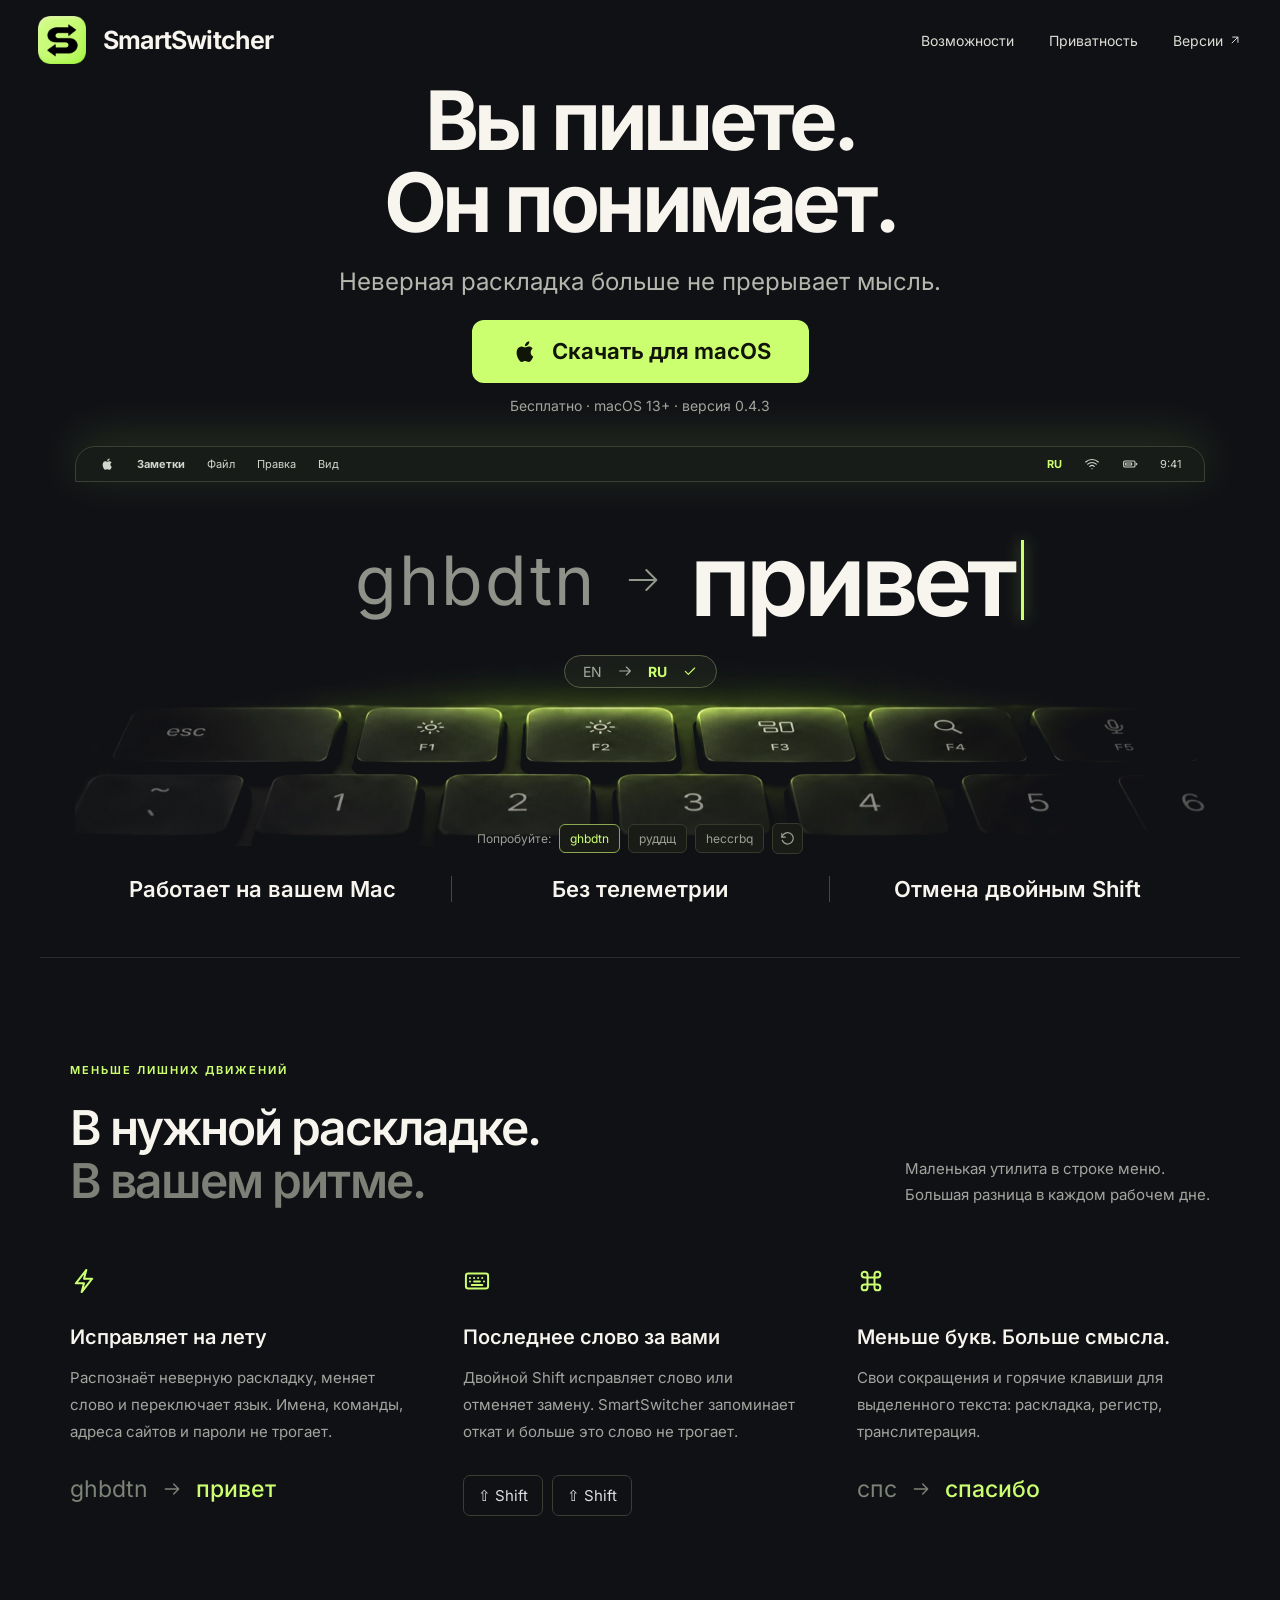
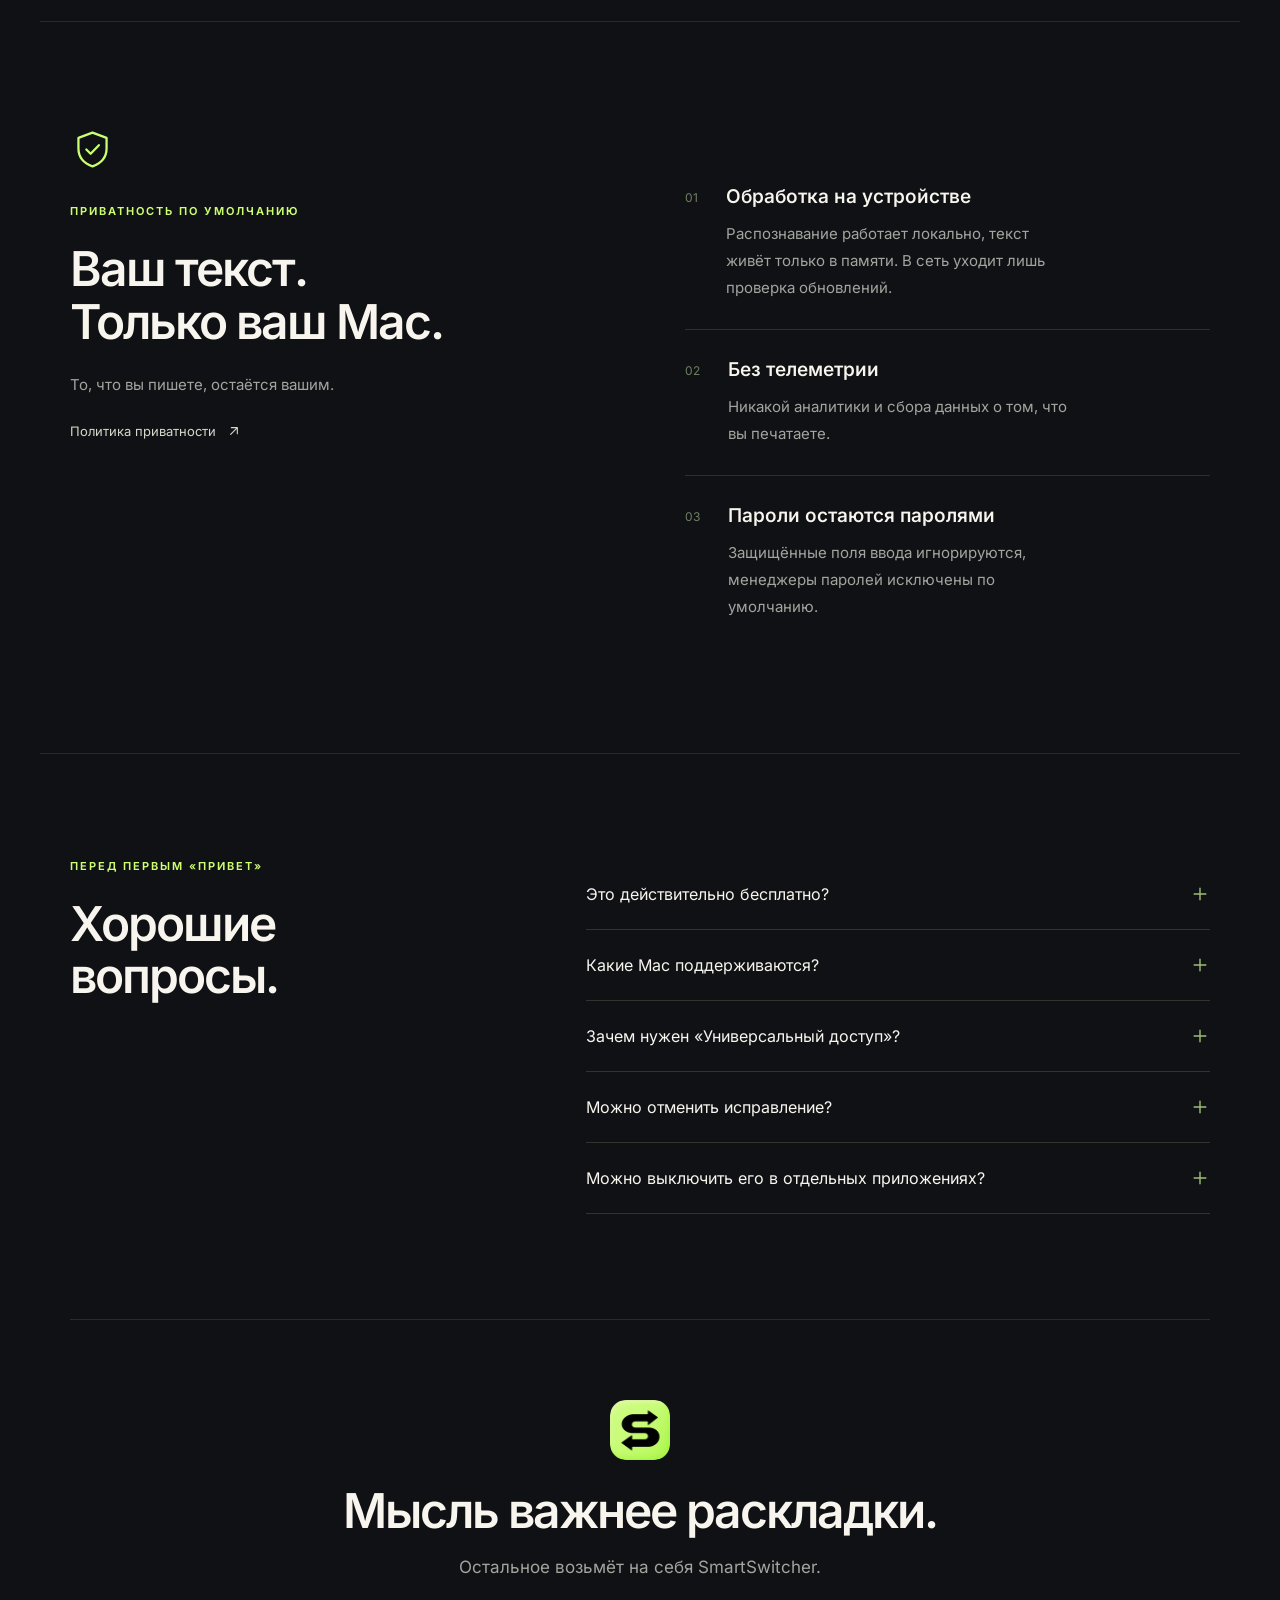
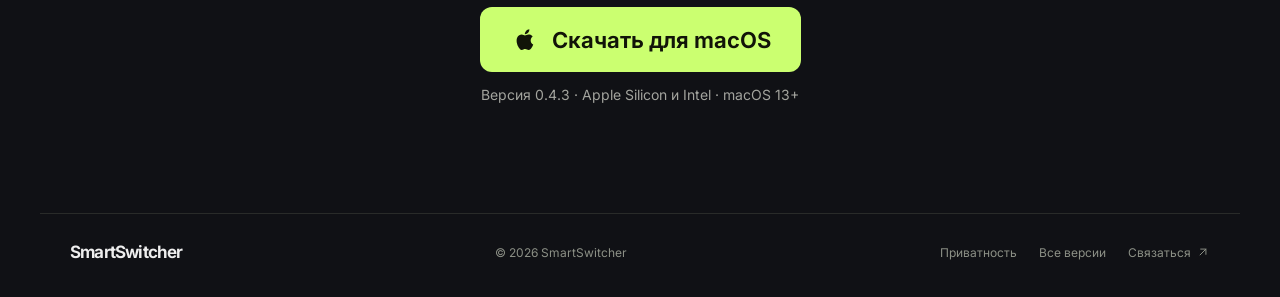
<file: index.html>
<!DOCTYPE html>
<html lang="ru">
<head>
  <meta charset="UTF-8"><meta name="viewport" content="width=device-width, initial-scale=1">
  <meta name="theme-color" content="#101115">
  <meta name="description" content="SmartSwitcher исправляет текст, набранный в неверной раскладке: ghbdtn → привет. Нативно для macOS, бесплатно, без телеметрии.">
  <meta property="og:title" content="SmartSwitcher — вы пишете, он понимает">
  <meta property="og:description" content="Неверная раскладка больше не прерывает мысль. Бесплатно для macOS 13+.">
  <meta property="og:url" content="https://smartswitcher.app/">
  <title>SmartSwitcher — вы пишете, он понимает</title>
  <link rel="icon" href="assets/favicon-32.png" sizes="32x32" type="image/png"><link rel="icon" href="assets/favicon-64.png" sizes="64x64" type="image/png"><link rel="apple-touch-icon" href="assets/apple-touch-icon.png">
  <link rel="preload" href="assets/inter-cyrillic.woff2" as="font" type="font/woff2" crossorigin>
  <link rel="stylesheet" href="styles.css">
</head>
<body>
<svg class="symbols" xmlns="http://www.w3.org/2000/svg" aria-hidden="true"><defs>
<symbol id="apple" viewBox="0 0 24 24"><path d="M17.1 12.7c0-2 1.6-3 1.7-3.1-1-1.5-2.6-1.7-3.2-1.7-1.3-.1-2.5.8-3.2.8-.6 0-1.6-.8-2.7-.8-1.4 0-2.8.9-3.5 2.1-1.5 2.6-.4 6.5 1 8.6.7 1 1.5 2.1 2.6 2 1-.1 1.5-.7 2.8-.7s1.7.7 2.8.7c1.2 0 1.9-1 2.6-2 .8-1.200 1.2-2.4 1.2-2.5-.1 0-2.1-.8-2.1-3.4ZM15 6.5c.6-.8 1.1-1.8 1-2.9-.9 0-2.1.6-2.7 1.3-.6.6-1.1 1.7-1 2.7 1 .1 2-.5 2.7-1.1Z"/></symbol>
<symbol id="arrow" viewBox="0 0 24 24"><path d="M4 12h16m-6-6 6 6-6 6"/></symbol>
<symbol id="arrow-up-right" viewBox="0 0 24 24"><path d="M7 17 17 7M8 7h9v9"/></symbol>
<symbol id="shield" viewBox="0 0 24 24"><path d="M12 3 4.5 5.8v5.7c0 4.8 3.3 8 7.5 9.5 4.2-1.5 7.5-4.7 7.5-9.5V5.8L12 3Z"/><path d="m8.7 12 2.3 2.3 4.4-4.6"/></symbol>
<symbol id="bolt" viewBox="0 0 24 24"><path d="m14 2.5-9 11.5h7l-2 7.5 9-11.5h-7l2-7.5Z"/></symbol>
<symbol id="keyboard" viewBox="0 0 24 24"><rect x="2.5" y="5.5" width="19" height="13" rx="2"/><path d="M6 9.5h.01M9.5 9.5h.01M13 9.5h.01M16.5 9.5h.01M6 12.5h.01M18 12.5h.01M9.5 12.5h5M7.5 15.5h9"/></symbol>
<symbol id="command" viewBox="0 0 24 24"><path d="M9 9V6.5A2.5 2.5 0 1 0 6.5 9H9Zm0 0h6m-6 0v6m6-6V6.5A2.5 2.5 0 1 1 17.5 9H15Zm0 0v6m0 0h-6m6 0v2.5a2.5 2.5 0 1 0 2.5-2.5H15Zm-6 0H6.5A2.5 2.5 0 1 0 9 17.5V15Z"/></symbol>
<symbol id="undo" viewBox="0 0 24 24"><path d="M4 5v5h5"/><path d="M4.6 14.5A8 8 0 1 0 6.3 6.3L4 10"/></symbol>
<symbol id="plus" viewBox="0 0 24 24"><path d="M12 5v14M5 12h14"/></symbol>
<symbol id="check" viewBox="0 0 24 24"><path d="m5 12.5 4.5 4.5L19 7.5"/></symbol>
<symbol id="wifi" viewBox="0 0 24 24"><path d="M2.5 9a14 14 0 0 1 19 0M5.5 12.3a9.5 9.5 0 0 1 13 0M8.6 15.5a5 5 0 0 1 6.8 0M12 19h.01"/></symbol>
<symbol id="battery" viewBox="0 0 24 24"><rect x="2.5" y="7.5" width="17" height="9" rx="2"/><path d="M22 11v2M5.5 10.5v3h9v-3h-9Z"/></symbol>
<symbol id="list" viewBox="0 0 24 24"><path d="M4 7h16M4 12h16M4 17h16"/></symbol>
<symbol id="x" viewBox="0 0 24 24"><path d="m6 6 12 12M18 6 6 18"/></symbol>
</defs></svg>
<a class="skip" href="#main">Перейти к содержимому</a>
<header>
  <a href="#" class="brand" aria-label="SmartSwitcher — в начало"><img class="logo" src="assets/logo.png" alt="" width="48" height="48">SmartSwitcher</a>
  <nav id="nav"><a href="#features">Возможности</a><a href="#privacy">Приватность</a><a href="https://github.com/SeregaProt/SmartSwitcher-releases/releases">Версии <svg class="i"><use href="#arrow-up-right"/></svg></a></nav>
  <button class="menu" aria-label="Открыть меню" aria-expanded="false" aria-controls="nav"><svg class="i open"><use href="#list"/></svg><svg class="i close"><use href="#x"/></svg></button>
</header>
<main id="main">
<section class="hero">
  <h1>Вы пишете.<br>Он понимает.</h1>
  <p class="lead">Неверная раскладка больше не прерывает мысль.</p>
  <a class="download" href="https://github.com/SeregaProt/SmartSwitcher-releases/releases/latest/download/SmartSwitcher.dmg"><svg class="i fill"><use href="#apple"/></svg>Скачать для macOS</a>
  <p class="meta">Бесплатно · macOS 13+ · версия 0.4.3</p>
  <div class="demo">
    <div class="menubar"><div><svg class="i fill"><use href="#apple"/></svg><b>Заметки</b><span>Файл</span><span>Правка</span><span>Вид</span></div><div><span class="app" id="menubar-layout">RU</span><svg class="i"><use href="#wifi"/></svg><svg class="i"><use href="#battery"/></svg><span>9:41</span></div></div>
    <div class="editor">
      <div class="conversion"><input id="demo-input" value="ghbdtn" maxlength="22" aria-label="Текст в неверной раскладке" spellcheck="false" autocomplete="off" autocapitalize="off"><svg class="i convert-arrow"><use href="#arrow"/></svg><output id="demo-output" aria-live="polite"><span id="demo-result">привет</span><span class="caret"></span></output></div>
      <div class="language"><span id="lang-from">EN</span><svg class="i"><use href="#arrow"/></svg><strong id="lang-to">RU</strong><svg class="i"><use href="#check"/></svg></div>
    </div>
    <img class="keyboard" src="assets/keyboard.jpg" alt="" width="1600" height="667">
    <div class="demo-tools"><span>Попробуйте:</span><button data-example="0" aria-pressed="true">ghbdtn</button><button data-example="1" aria-pressed="false">руддщ</button><button data-example="2" aria-pressed="false">heccrbq</button><button class="undo" id="undo" aria-label="Отменить исправление (в приложении — двойной Shift)" title="Отменить исправление — в приложении это двойной Shift"><svg class="i"><use href="#undo"/></svg></button></div>
  </div>
  <div class="proof"><span>Работает на вашем Mac</span><span>Без телеметрии</span><span>Отмена двойным Shift</span></div>
</section>

<section class="section features" id="features">
  <div class="eyebrow">МЕНЬШЕ ЛИШНИХ ДВИЖЕНИЙ</div>
  <div class="section-head"><h2>В нужной раскладке.<br><span>В вашем ритме.</span></h2><p>Маленькая утилита в строке меню.<br>Большая разница в каждом рабочем дне.</p></div>
  <div class="feature-grid">
    <article><svg class="i"><use href="#bolt"/></svg><h3>Исправляет на лету</h3><p>Распознаёт неверную раскладку, меняет слово и переключает язык. Имена, команды, адреса сайтов и пароли не трогает.</p><div class="sample">ghbdtn <svg class="i"><use href="#arrow"/></svg> <strong>привет</strong></div></article>
    <article><svg class="i"><use href="#keyboard"/></svg><h3>Последнее слово за вами</h3><p>Двойной Shift исправляет слово или отменяет замену. SmartSwitcher запоминает откат и больше это слово не трогает.</p><div class="sample keys"><kbd>⇧ Shift</kbd><kbd>⇧ Shift</kbd></div></article>
    <article><svg class="i"><use href="#command"/></svg><h3>Меньше букв. Больше смысла.</h3><p>Свои сокращения и горячие клавиши для выделенного текста: раскладка, регистр, транслитерация.</p><div class="sample">спс <svg class="i"><use href="#arrow"/></svg> <strong>спасибо</strong></div></article>
  </div>
</section>

<section class="privacy section" id="privacy">
  <div class="privacy-title"><svg class="i"><use href="#shield"/></svg><div class="eyebrow">ПРИВАТНОСТЬ ПО УМОЛЧАНИЮ</div><h2>Ваш текст.<br>Только ваш Mac.</h2><p>То, что вы пишете, остаётся вашим.</p><a href="privacy.html" class="text-link">Политика приватности <svg class="i"><use href="#arrow-up-right"/></svg></a></div>
  <div class="privacy-list">
    <article><span>01</span><div><h3>Обработка на устройстве</h3><p>Распознавание работает локально, текст живёт только в памяти. В сеть уходит лишь проверка обновлений.</p></div></article>
    <article><span>02</span><div><h3>Без телеметрии</h3><p>Никакой аналитики и сбора данных о том, что вы печатаете.</p></div></article>
    <article><span>03</span><div><h3>Пароли остаются паролями</h3><p>Защищённые поля ввода игнорируются, менеджеры паролей исключены по умолчанию.</p></div></article>
  </div>
</section>

<section class="section faq">
  <div><div class="eyebrow">ПЕРЕД ПЕРВЫМ «ПРИВЕТ»</div><h2>Хорошие<br>вопросы.</h2></div>
  <div>
    <details><summary>Это действительно бесплатно?<svg class="i"><use href="#plus"/></svg></summary><p>Да. Сейчас все возможности SmartSwitcher бесплатны — без регистрации и рекламы.</p></details>
    <details><summary>Какие Mac поддерживаются?<svg class="i"><use href="#plus"/></svg></summary><p>Mac с Apple Silicon и Intel на macOS 13 Ventura и новее. Приложение подписано и нотаризовано Apple.</p></details>
    <details><summary>Зачем нужен «Универсальный доступ»?<svg class="i"><use href="#plus"/></svg></summary><p>Без него приложение не видит нажатия клавиш и не может заменить слово в других программах. При первом запуске мастер подскажет, где включить разрешение; отключить его можно в «Системных настройках» → «Конфиденциальность и безопасность».</p></details>
    <details><summary>Можно отменить исправление?<svg class="i"><use href="#plus"/></svg></summary><p>Да. Нажмите Shift дважды — SmartSwitcher вернёт исходный текст и запомнит ваш откат.</p></details>
    <details><summary>Можно выключить его в отдельных приложениях?<svg class="i"><use href="#plus"/></svg></summary><p>Да. Для каждого приложения можно выбрать режим: автоматически, только вручную (двойным Shift) или выключено. Пауза на 10 минут — в меню в строке меню.</p></details>
  </div>
</section>

<section class="closing"><img class="logo" src="assets/logo.png" alt="" width="48" height="48"><h2>Мысль важнее раскладки.</h2><p>Остальное возьмёт на себя SmartSwitcher.</p><a class="download" href="https://github.com/SeregaProt/SmartSwitcher-releases/releases/latest/download/SmartSwitcher.dmg"><svg class="i fill"><use href="#apple"/></svg>Скачать для macOS</a><span class="meta">Версия 0.4.3 · Apple Silicon и Intel · macOS 13+</span></section>
</main>
<footer><a class="brand" href="#">SmartSwitcher</a><span>© 2026 SmartSwitcher</span><div><a href="privacy.html">Приватность</a><a href="https://github.com/SeregaProt/SmartSwitcher-releases/releases">Все версии</a><a href="https://github.com/SeregaProt/SmartSwitcher-releases/issues">Связаться <svg class="i"><use href="#arrow-up-right"/></svg></a></div></footer>
<script src="app.js"></script>
</body>
</html>
</file>
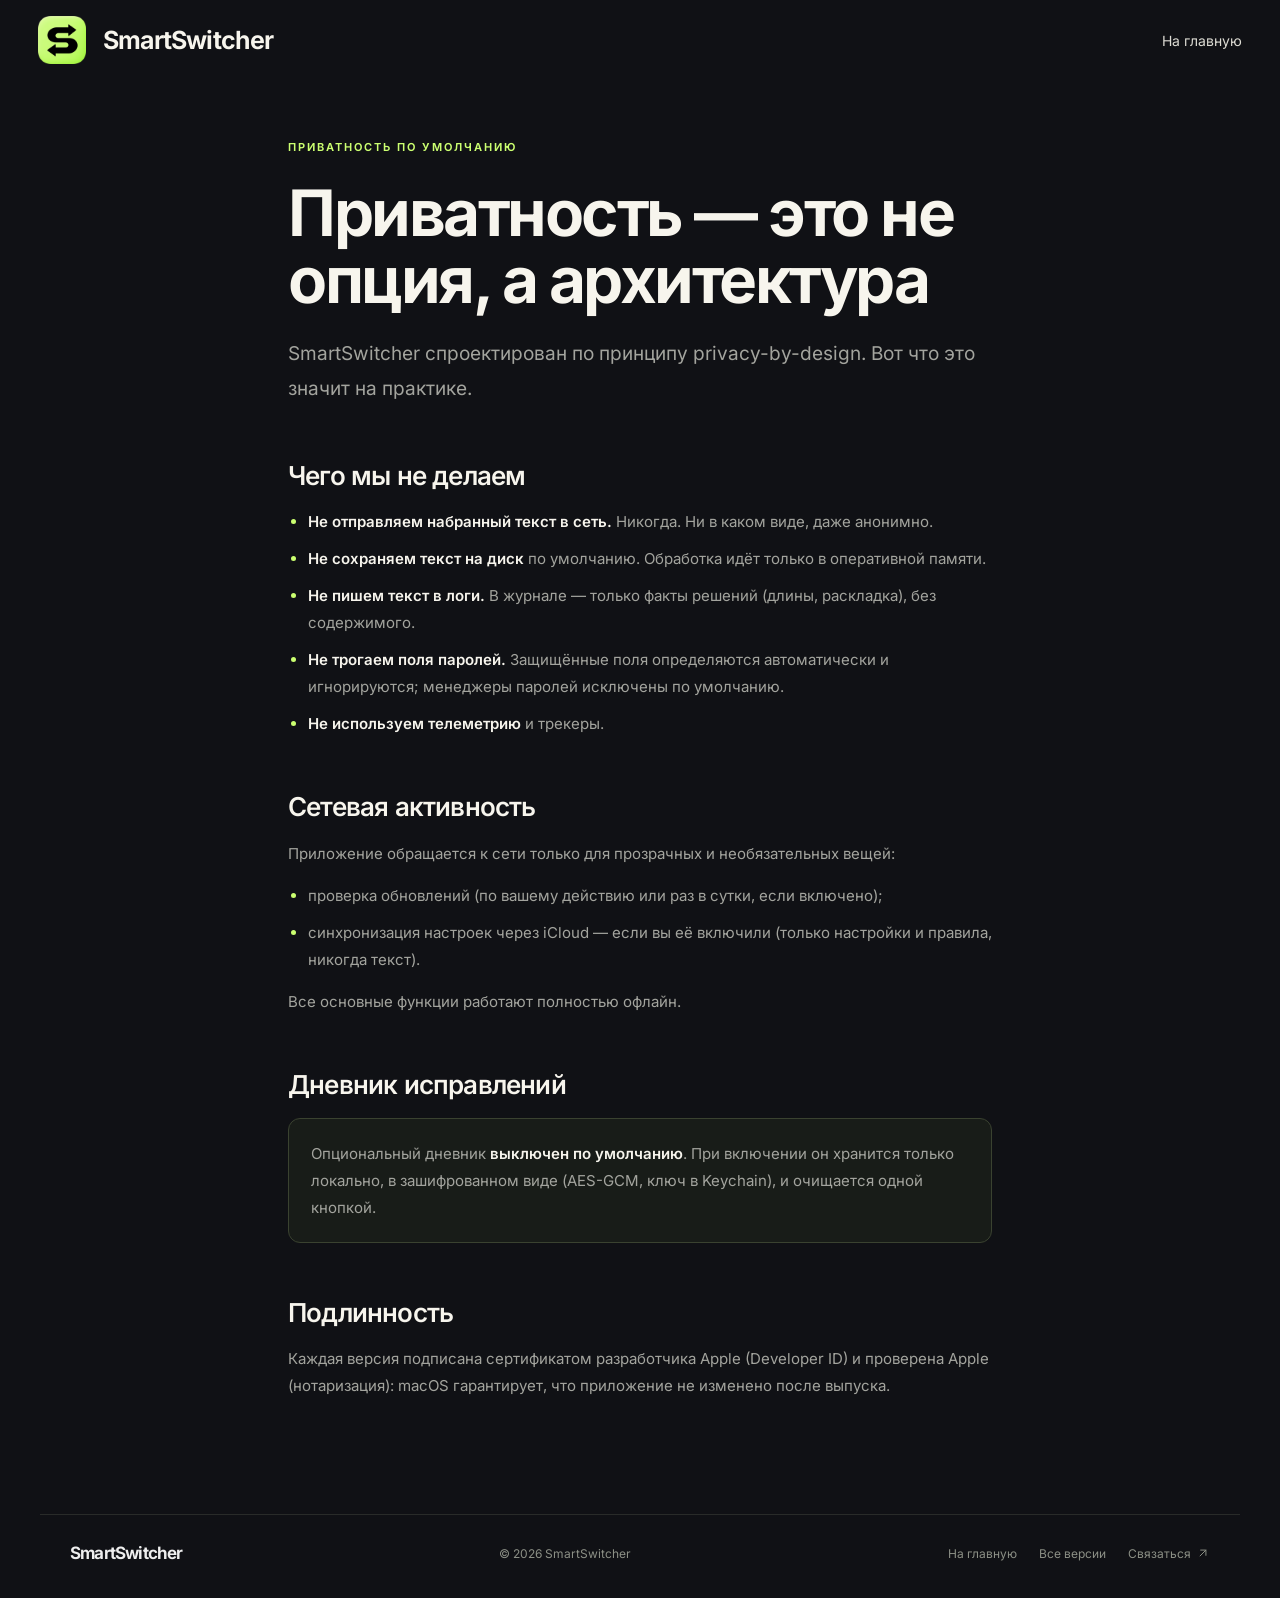
<file: privacy.html>
<!DOCTYPE html>
<html lang="ru">
<head>
  <meta charset="UTF-8"><meta name="viewport" content="width=device-width, initial-scale=1">
  <meta name="theme-color" content="#101115">
  <meta name="description" content="Как SmartSwitcher защищает ваши данные: обработка только в памяти, набранный текст не уходит в сеть, поля паролей игнорируются.">
  <title>Приватность — SmartSwitcher</title>
  <link rel="icon" href="assets/favicon-32.png" sizes="32x32" type="image/png"><link rel="icon" href="assets/favicon-64.png" sizes="64x64" type="image/png"><link rel="apple-touch-icon" href="assets/apple-touch-icon.png">
  <link rel="stylesheet" href="styles.css">
</head>
<body>
<svg class="symbols" xmlns="http://www.w3.org/2000/svg" aria-hidden="true"><defs>
<symbol id="arrow-up-right" viewBox="0 0 24 24"><path d="M7 17 17 7M8 7h9v9"/></symbol>
</defs></svg>
<header>
  <a href="index.html" class="brand" aria-label="SmartSwitcher — на главную"><img class="logo" src="assets/logo.png" alt="" width="48" height="48">SmartSwitcher</a>
  <nav style="display:flex"><a href="index.html">На главную</a></nav>
</header>
<main class="doc">
  <div class="eyebrow">ПРИВАТНОСТЬ ПО УМОЛЧАНИЮ</div>
  <h1>Приватность — это не опция, а архитектура</h1>
  <p class="lead">SmartSwitcher спроектирован по принципу privacy-by-design. Вот что это значит на практике.</p>

  <h2>Чего мы не делаем</h2>
  <ul>
    <li><strong>Не отправляем набранный текст в сеть.</strong> Никогда. Ни в каком виде, даже анонимно.</li>
    <li><strong>Не сохраняем текст на диск</strong> по умолчанию. Обработка идёт только в оперативной памяти.</li>
    <li><strong>Не пишем текст в логи.</strong> В журнале — только факты решений (длины, раскладка), без содержимого.</li>
    <li><strong>Не трогаем поля паролей.</strong> Защищённые поля определяются автоматически и игнорируются; менеджеры паролей исключены по умолчанию.</li>
    <li><strong>Не используем телеметрию</strong> и трекеры.</li>
  </ul>

  <h2>Сетевая активность</h2>
  <p>Приложение обращается к сети только для прозрачных и необязательных вещей:</p>
  <ul>
    <li>проверка обновлений (по вашему действию или раз в сутки, если включено);</li>
    <li>синхронизация <em>настроек</em> через iCloud — если вы её включили (только настройки и правила, никогда текст).</li>
  </ul>
  <p>Все основные функции работают полностью офлайн.</p>

  <h2>Дневник исправлений</h2>
  <div class="note"><p>Опциональный дневник <strong>выключен по умолчанию</strong>. При включении он хранится только локально, в зашифрованном виде (AES-GCM, ключ в Keychain), и очищается одной кнопкой.</p></div>

  <h2>Подлинность</h2>
  <p>Каждая версия подписана сертификатом разработчика Apple (Developer ID) и проверена Apple (нотаризация): macOS гарантирует, что приложение не изменено после выпуска.</p>
</main>
<footer><a class="brand" href="index.html">SmartSwitcher</a><span>© 2026 SmartSwitcher</span><div><a href="index.html">На главную</a><a href="https://github.com/SeregaProt/SmartSwitcher-releases/releases">Все версии</a><a href="https://github.com/SeregaProt/SmartSwitcher-releases/issues">Связаться <svg class="i"><use href="#arrow-up-right"/></svg></a></div></footer>
</body>
</html>
</file>
<file: styles.css>
@font-face{font-family:'Inter Variable';font-style:normal;font-display:swap;font-weight:100 900;src:url(assets/inter-cyrillic.woff2) format('woff2-variations');unicode-range:U+0301,U+0400-045F,U+0490-0491,U+04B0-04B1,U+2116}
@font-face{font-family:'Inter Variable';font-style:normal;font-display:swap;font-weight:100 900;src:url(assets/inter-latin.woff2) format('woff2-variations');unicode-range:U+0000-00FF,U+0131,U+0152-0153,U+02BB-02BC,U+02C6,U+02DA,U+02DC,U+0304,U+0308,U+0329,U+2000-206F,U+20AC,U+2122,U+2191,U+2193,U+2212,U+2215,U+FEFF,U+FFFD}
:root{font-family:'Inter Variable',Inter,-apple-system,BlinkMacSystemFont,sans-serif;color:#f7f5ed;background:#101115;color-scheme:dark;font-synthesis:none;--lime:#cbff70;--muted:#a3a49e;scroll-behavior:smooth}*{box-sizing:border-box}body{margin:0;background:#101115;overflow-x:hidden}a{color:inherit;text-decoration:none}button,input{font:inherit}button,a,input,summary{-webkit-tap-highlight-color:transparent}button{cursor:pointer;background:none;border:0}a,button,summary{touch-action:manipulation}a:focus-visible,button:focus-visible,summary:focus-visible,input:focus-visible{outline:2px solid var(--lime);outline-offset:6px}button{color:inherit}
.symbols{position:absolute;width:0;height:0;overflow:hidden}.i{width:1em;height:1em;fill:none;stroke:currentColor;stroke-width:1.7;stroke-linecap:round;stroke-linejoin:round;flex:none}.i.fill{fill:currentColor;stroke:none}
.logo{display:block;width:48px;height:48px;flex:none}
header{max-width:1260px;margin:auto;height:98px;display:flex;align-items:center;justify-content:space-between;padding:0 28px;position:relative}.brand{display:flex;gap:17px;align-items:center;font-weight:680;font-size:25px;letter-spacing:-.8px}nav{display:flex;gap:35px;align-items:center;font-size:14px;color:#dddcd4}nav a,footer a{display:flex;gap:5px;align-items:center}nav a:hover,footer a:hover{color:var(--lime)}nav .i{width:14px;height:14px}.menu{display:none}.menu .i{width:24px;height:24px}.menu .close{display:none}.menu[aria-expanded=true] .open{display:none}.menu[aria-expanded=true] .close{display:block}
.hero{text-align:center;padding-top:22px;overflow:hidden}h1{font-size:clamp(64px,7.6vw,110px);line-height:.99;letter-spacing:-6px;font-weight:680;margin:0 20px 27px}.lead{font-size:24px;line-height:1.5;color:#b5b6ad;margin:0 20px 28px}.download{display:inline-flex;align-items:center;justify-content:center;gap:13px;background:var(--lime);color:#111408;padding:18px 30px;border-radius:12px;font-weight:660;font-size:22px;transition:transform .2s,background .2s;min-height:60px}.download .i{width:29px;height:29px}.download:hover{background:#ddffa3;transform:translateY(-2px)}.meta{display:block;color:var(--muted);font-size:14px;margin:14px 0 0}
.demo{max-width:1180px;margin:35px auto 0;position:relative;min-height:430px;padding:0 25px}.menubar{position:relative;z-index:2;height:36px;border:1px solid #3b4132;border-radius:20px 20px 0 0;background:#181c18;box-shadow:0 -8px 45px #c4ff7025;display:flex;justify-content:space-between;padding:0 23px;align-items:center;font-size:11px;color:#d2d5cc}.menubar>div{display:flex;gap:22px;align-items:center}.menubar .i{width:16px;height:16px}.menubar .app{font-weight:700;color:var(--lime)}.editor{position:relative;z-index:2;padding:35px 20px 0}.conversion{display:flex;justify-content:center;align-items:center;gap:27px}.conversion input{min-width:0;width:340px;background:transparent;color:#8e9289;font-size:68px;font-weight:400;text-align:right;letter-spacing:2px;border:0;padding:8px 0;outline-offset:2px}.conversion output{font-size:100px;font-weight:650;letter-spacing:-5px;display:flex;align-items:center;max-width:60%;overflow-wrap:anywhere;line-height:1.2}.convert-arrow{color:#92998c;flex:none;width:40px;height:40px;stroke-width:1.2}.caret{display:inline-block;width:3px;height:80px;background:var(--lime);margin-left:9px;box-shadow:0 0 15px #c9ff7080;flex:none;animation:blink 1.1s steps(1) infinite}@keyframes blink{50%{opacity:0}}.language{margin:15px auto 0;display:inline-flex;align-items:center;gap:15px;padding:7px 18px;border:1px solid #555d43;background:#252a2080;border-radius:22px;color:#a4a99d;font-size:14px}.language .i{width:16px;height:16px}.language strong,.language .i:last-child{color:var(--lime)}.keyboard{width:100%;height:280px;object-fit:cover;object-position:center;display:block;margin-top:-20px}.demo-tools{position:relative;z-index:3;display:flex;gap:8px;justify-content:center;align-items:center;margin-top:-25px;font-size:12px;color:#9b9f94}.demo-tools button{padding:6px 10px;background:#191c16;border:1px solid #343b2c;border-radius:6px}.demo-tools button:hover,.demo-tools button[aria-pressed=true]{border-color:#8aa84f;color:var(--lime)}.demo-tools .undo{padding:6px;display:flex}.demo-tools .undo .i{width:17px;height:17px}.undone{color:#9ea295}
.proof{max-width:1180px;margin:38px auto 0;display:grid;grid-template-columns:repeat(3,1fr);font-size:19px;font-weight:600;padding:0 24px 65px}.proof span+span{border-left:1px solid #454740}
.section{max-width:1200px;margin:auto;padding:105px 30px;border-top:1px solid #292b29;scroll-margin-top:25px}.eyebrow{font-size:11px;font-weight:650;letter-spacing:2px;color:var(--lime);margin-bottom:25px}h2{font-size:48px;line-height:1.1;font-weight:580;letter-spacing:-2px;margin:0}h2 span{color:#7d8077}.section-head{display:flex;align-items:flex-end;justify-content:space-between;gap:20px}.section-head p{color:var(--muted);font-size:15px;line-height:1.7;margin:0}h3{font-size:20px;line-height:1.3;font-weight:570;margin:0 0 14px}.feature-grid{display:grid;grid-template-columns:repeat(3,1fr);margin-top:60px;gap:40px}.feature-grid article>.i{color:var(--lime);width:28px;height:28px;margin-bottom:25px}.feature-grid p,.privacy p{color:var(--muted);font-size:15px;line-height:1.8;margin:0;max-width:340px}.sample{display:flex;gap:14px;align-items:center;margin-top:30px;font-size:23px;color:#7d8377}.sample .i{width:20px;height:20px}.sample strong{color:var(--lime);font-weight:500}.keys{gap:9px}kbd{font-family:inherit;font-size:15px;padding:10px 14px;border:1px solid #3a3e34;border-radius:7px;color:#ddd}
.privacy{display:grid;grid-template-columns:1fr 1fr;gap:90px}.privacy-title>.i{width:45px;height:45px;color:var(--lime);margin-bottom:28px;stroke-width:1.2}.privacy-title p{margin:22px 0}.text-link{display:inline-flex;gap:10px;align-items:center;color:#d3d8c8;font-size:13px}.text-link:hover{color:var(--lime)}.text-link .i{width:16px;height:16px}.privacy-list{padding-top:30px}.privacy-list article{display:flex;gap:28px;padding:28px 0;border-bottom:1px solid #2c3027}.privacy-list article>span{font-size:12px;color:#6e8061;padding-top:5px}.privacy-list article:last-child{border-bottom:0}.privacy-list h3{font-size:19px;margin-bottom:10px}
.faq{display:grid;grid-template-columns:1fr 1.4fr;gap:70px}details{border-bottom:1px solid #31342d}summary{display:flex;align-items:center;justify-content:space-between;gap:15px;cursor:pointer;list-style:none;font-size:16px;padding:25px 0}summary::-webkit-details-marker{display:none}summary .i{flex:none;width:20px;height:20px;color:#9fbd74;transition:transform .2s}details[open] summary .i{transform:rotate(45deg)}details p{font-size:14px;line-height:1.8;color:var(--muted);margin:0;padding:0 35px 24px 0}
.closing{text-align:center;padding:80px 24px 110px;border-top:1px solid #292b29;max-width:1140px;margin:auto}.closing>.logo{width:60px;height:60px;font-size:28px;border-radius:15px;margin:0 auto 25px}.closing h2{font-size:48px}.closing p{color:var(--muted);margin:20px 0 30px;font-size:17px}
footer{max-width:1200px;margin:auto;display:flex;justify-content:space-between;align-items:center;padding:28px 30px 35px;border-top:1px solid #292b29;gap:20px;color:#8c9086;font-size:12px}footer .brand{font-size:17px;color:#eee}footer>div{display:flex;gap:22px}footer .i{width:14px;height:14px}.skip{position:absolute;top:-60px;left:20px;background:var(--lime);color:#111;z-index:9;padding:10px}.skip:focus{top:10px}
.doc{max-width:760px;margin:0 auto;padding:60px 28px 100px}.doc h1{font-size:clamp(40px,5vw,64px);letter-spacing:-2.5px;line-height:1.05;margin:0 0 24px}.doc .lead{margin:0;font-size:19px}.doc h2{font-size:26px;letter-spacing:-.8px;margin:56px 0 18px}.doc p,.doc li{font-size:15px;line-height:1.8;color:var(--muted)}.doc ul{padding-left:20px;margin:0}.doc li{margin-bottom:10px}.doc li::marker{color:var(--lime)}.doc strong{color:#f7f5ed;font-weight:600}.doc .note{border:1px solid #3a4230;background:#181c18;border-radius:12px;padding:6px 22px;margin-top:8px}
@media(min-width:1400px){.hero{padding-top:30px}.demo{margin-top:38px}}
@media(max-width:800px){header{height:80px}.brand{font-size:21px}.brand .logo{width:38px;height:38px;font-size:17px;border-radius:10px}nav{gap:20px;font-size:12px}h1{font-size:76px;letter-spacing:-4px}.lead{font-size:19px}.conversion input{font-size:44px;width:230px}.conversion output{font-size:66px;letter-spacing:-3px}.caret{height:55px}.keyboard{height:210px}.proof{font-size:14px;gap:12px;padding-bottom:45px}.section{padding:65px 25px}.section-head{display:block}.section-head p{margin-top:22px}.feature-grid{gap:25px}.feature-grid h3{font-size:17px}.feature-grid p{font-size:13px}.sample{font-size:18px;gap:7px}.privacy{gap:35px}.faq{gap:35px}h2,.closing h2{font-size:38px}.keys{flex-wrap:wrap}}
@media(max-width:560px){header{padding:0 22px}.brand{font-size:19px;gap:10px}.brand .logo{height:34px;width:34px;font-size:15px;border-radius:9px}.menu{display:flex;padding:8px}nav{display:none;position:absolute;right:20px;top:70px;z-index:10;background:#20241c;border:1px solid #3a4230;border-radius:12px;padding:20px;min-width:180px}nav.open{display:flex;flex-direction:column;align-items:flex-start;font-size:15px}.hero{padding-top:35px}h1{font-size:57px;letter-spacing:-3px;line-height:1.04;margin-bottom:22px}.lead{font-size:16px;max-width:280px;margin:0 auto 25px}.download{font-size:17px;padding:15px 24px;min-height:54px;gap:9px}.download .i{width:23px;height:23px}.meta{font-size:12px}.demo{margin-top:36px;padding:0 12px;min-height:290px}.menubar{font-size:9px;padding:0 14px;height:29px;border-radius:12px 12px 0 0}.menubar>div{gap:12px}.menubar>div:first-child span{display:none}.menubar>div:last-child .i{display:none}.editor{padding:24px 5px 0}.conversion{gap:10px}.conversion input{width:122px;font-size:30px;letter-spacing:0}.conversion output{font-size:43px;letter-spacing:-2px;max-width:52%}.convert-arrow{width:24px;height:24px}.caret{height:38px;margin-left:4px}.language{font-size:10px;gap:10px;padding:5px 13px;margin-top:12px}.language .i{width:12px;height:12px}.keyboard{height:160px;margin-top:-5px}.demo-tools{font-size:10px;gap:5px;margin-top:-10px}.demo-tools button{padding:6px 8px}.proof{margin-top:25px;grid-template-columns:1fr;gap:16px;font-size:14px;padding-bottom:45px;text-align:center}.proof span+span{border:0}.section{padding:55px 24px}.eyebrow{font-size:9px;letter-spacing:1.4px;margin-bottom:20px}h2,.closing h2{font-size:36px;letter-spacing:-1.5px}.section-head p{font-size:14px}.feature-grid{grid-template-columns:1fr;gap:30px;margin-top:38px}.feature-grid article{border-bottom:1px solid #292d24;padding-bottom:28px}.feature-grid article:last-child{border:0;padding-bottom:0}.feature-grid article>.i{margin-bottom:16px}.feature-grid h3{font-size:20px}.feature-grid p{font-size:14px}.sample{margin-top:20px;font-size:22px}.privacy,.faq{grid-template-columns:1fr;gap:30px}.privacy-list{padding-top:0}.privacy-list article{padding:23px 0}.privacy-title>.i{width:35px;height:35px}.privacy p{font-size:14px}.faq h2 br{display:none}summary{font-size:15px;padding:22px 0}.closing{padding:60px 22px}.closing h2{max-width:300px;margin:auto}.closing p{font-size:14px;max-width:280px;margin:20px auto 28px}footer{padding:26px 24px;flex-wrap:wrap;font-size:11px}footer>div{width:100%;margin-top:6px}.doc{padding:40px 22px 70px}.doc h2{font-size:22px;margin-top:42px}.doc p,.doc li{font-size:14px}}
@media(prefers-reduced-motion:reduce){:root{scroll-behavior:auto}*{transition:none!important;animation:none!important}}
@media(min-width:801px){header{height:80px}.hero{padding-top:0}h1{font-size:clamp(74px,6.4vw,94px);line-height:1;letter-spacing:-4.5px;margin-bottom:20px}.lead{margin-bottom:20px}.hero>.download{padding:17px 38px}.demo{margin-top:32px;height:400px;min-height:400px}.keyboard{position:absolute;left:25px;top:35px;width:calc(100% - 50px);height:365px;margin:0;object-fit:cover;mix-blend-mode:lighten;z-index:0}.editor{padding-top:38px}.demo-tools{position:absolute;left:0;right:0;bottom:-8px;margin:0}.proof{margin-top:30px;padding-bottom:55px;font-size:22px}}
@media(max-width:800px){.demo{height:340px;min-height:340px}.keyboard{position:absolute;left:25px;top:30px;width:calc(100% - 50px);height:290px;object-fit:cover;mix-blend-mode:lighten;margin:0;z-index:0}.demo-tools{position:absolute;left:0;right:0;bottom:0;margin:0}}
@media(max-width:560px){.demo{height:285px;min-height:285px}.keyboard{left:12px;top:28px;width:calc(100% - 24px);height:242px}h1{font-size:clamp(40px,12vw,48px);letter-spacing:-2.5px}.demo-tools{bottom:-7px}.demo-tools button{min-height:36px}.demo-tools .undo{min-width:36px;justify-content:center}}
</file>
